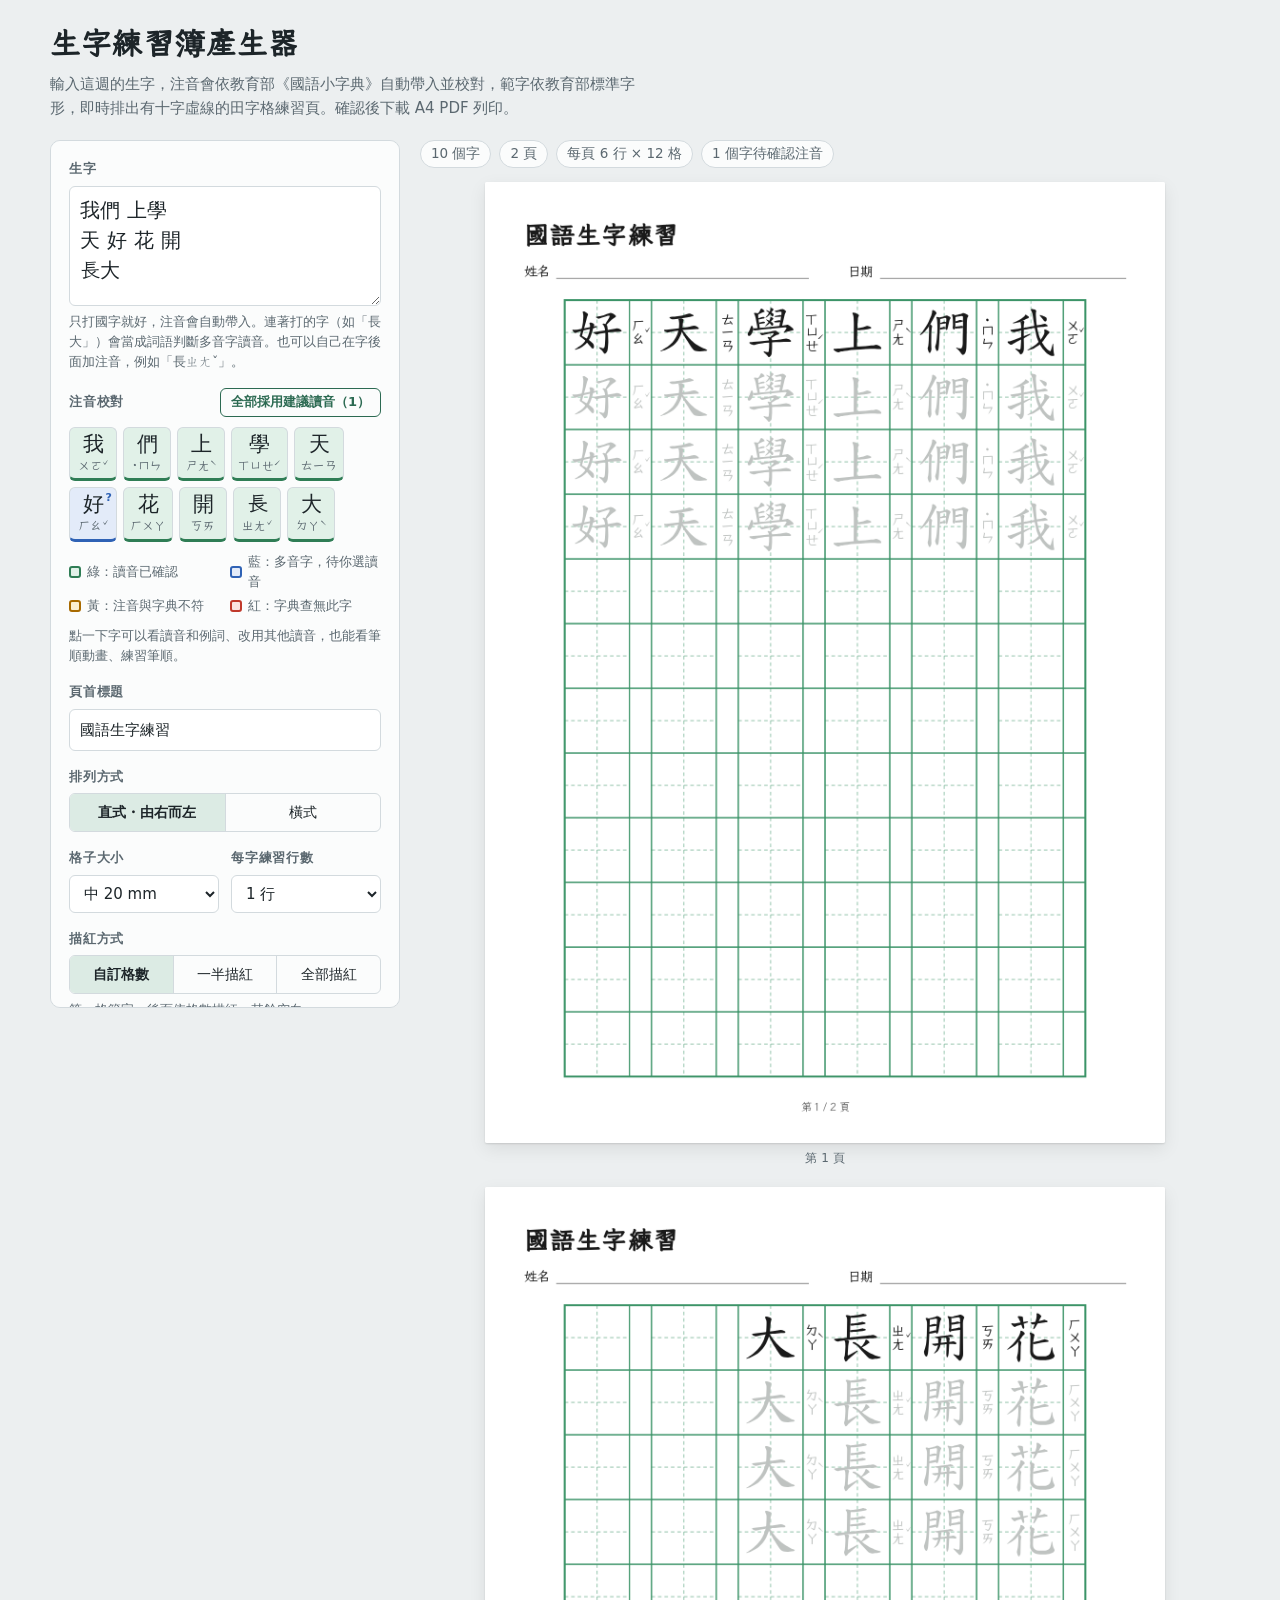
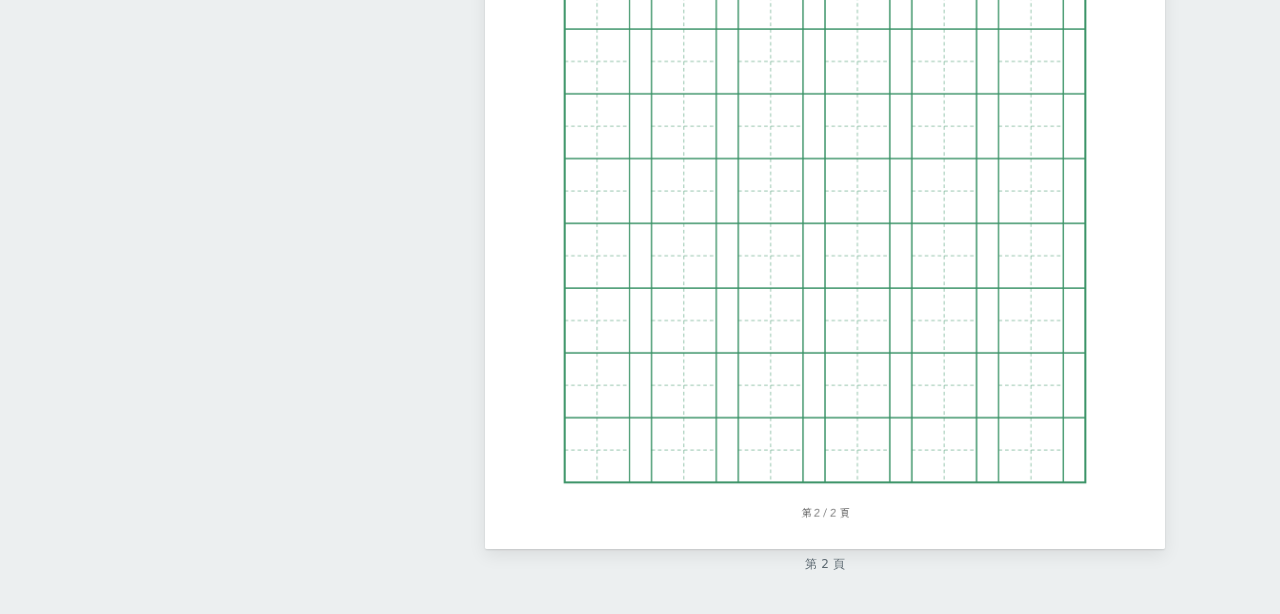
<file: docs/index.html>
<!doctype html>
<html lang="zh-Hant">
<head>
<meta charset="utf-8">
<meta name="viewport" content="width=device-width,initial-scale=1,viewport-fit=cover">
<title>生字練習簿產生器</title>
<meta name="theme-color" content="#2c6a52">
<meta name="description" content="輸入生字即自動校對注音並標出教育部標準筆順，產生田字格生字練習簿，可下載 PDF 列印。">
<link rel="manifest" href="manifest.webmanifest">
<link rel="icon" href="icons/icon-192.png">
<link rel="apple-touch-icon" href="icons/apple-touch-icon.png">
<meta name="apple-mobile-web-app-capable" content="yes">
<meta name="apple-mobile-web-app-title" content="生字練習簿">
<style>:root{color-scheme:light;padding-top:env(safe-area-inset-top,0px);padding-bottom:env(safe-area-inset-bottom,0px)}body{margin:0;font:14px system-ui,sans-serif}img{max-width:100%}[hidden]{display:none!important}</style>
<style>
@font-face{font-family:"LXGW WenKai TC";font-weight:400;src:url([data-uri]) format("woff2");unicode-range:U+9577}
@font-face{font-family:"LXGW WenKai TC";font-weight:400;src:url([data-uri]) format("woff2");unicode-range:U+570b}
@font-face{font-family:"LXGW WenKai TC";font-weight:400;src:url([data-uri]) format("woff2");unicode-range:U+8a9e}
@font-face{font-family:"LXGW WenKai TC";font-weight:400;src:url([data-uri]) format("woff2");unicode-range:U+59d3}
@font-face{font-family:"LXGW WenKai TC";font-weight:400;src:url([data-uri]) format("woff2");unicode-range:U+5668}
@font-face{font-family:"LXGW WenKai TC";font-weight:400;src:url([data-uri]) format("woff2");unicode-range:U+5b57,U+671f,U+7b2c}
@font-face{font-family:"LXGW WenKai TC";font-weight:400;src:url([data-uri]) format("woff2");unicode-range:U+540d,U+5bb6,U+751f}
@font-face{font-family:"LXGW WenKai TC";font-weight:400;src:url([data-uri]) format("woff2");unicode-range:U+20,U+2f,U+30,U+31,U+32,U+33,U+34,U+35,U+36,U+37,U+38,U+39,U+65e5}
@font-face{font-family:"LXGW WenKai TC";font-weight:400;src:url([data-uri]) format("woff2");unicode-range:U+9801}
@font-face{font-family:"LXGW WenKai TC";font-weight:400;src:url([data-uri]) format("woff2");unicode-range:U+7fd2}
@font-face{font-family:"LXGW WenKai TC";font-weight:400;src:url([data-uri]) format("woff2");unicode-range:U+7df4}
@font-face{font-family:"LXGW WenKai TC";font-weight:400;src:url([data-uri]) format("woff2");unicode-range:U+7c3d}
@font-face{font-family:"LXGW WenKai TC";font-weight:400;src:url([data-uri]) format("woff2");unicode-range:U+7522}
@font-face{font-family:"LXGW WenKai TC";font-weight:400;src:url([data-uri]) format("woff2");unicode-range:U+3127,U+3128,U+3129}
@font-face{font-family:"LXGW WenKai TC";font-weight:400;src:url([data-uri]) format("woff2");unicode-range:U+3105,U+3106,U+3107,U+3108,U+3109,U+310a,U+310b,U+310c,U+310d,U+310e,U+310f,U+3110,U+3111,U+3112,U+3113,U+3114,U+3115,U+3116,U+3117,U+3118,U+3119,U+311a,U+311b,U+311c,U+311d,U+311e,U+311f,U+3120,U+3121,U+3122,U+3123,U+3124,U+3125,U+3126}
@font-face{font-family:"LXGW WenKai TC";font-weight:400;src:url([data-uri]) format("woff2");unicode-range:U+2c7,U+2ca,U+2cb,U+2d9}
</style>
</head>
<body>
<style>
/* Layout: sticky settings panel on the left, stack of A4 page previews on the right; stacks to one column on phones */
:root {
  --bg: #eceff0;
  --panel: #fbfcfc;
  --ink: #1d2529;
  --muted: #5b6870;
  --line: #d3dade;
  --field: #ffffff;
  --accent: #2c6a52;
  --accent-ink: #ffffff;
  --accent-soft: #dcebe4;
  --warn: #9a4b1c;
  --ok: #2f7d55; --ok-soft: #e1f1e8;
  --poly: #2f62b5; --poly-soft: #e3ebf9;
  --mis: #a86a00; --mis-soft: #fbefd2;
  --bad: #c0392b; --bad-soft: #fbe3e0;
  --font-display: "LXGW WenKai TC", "BiauKai", "DFKai-SB", "KaiTi", serif;
  --font-body: "Noto Sans TC", "PingFang TC", "Microsoft JhengHei", system-ui, sans-serif;
}
@media (prefers-color-scheme: dark) {
  :root:not([data-theme="light"]) {
    --bg: #12171a; --panel: #1b2226; --ink: #e3e9ec; --muted: #9aa8b0; --line: #313b41;
    --field: #141a1d; --accent: #7cc3a3; --accent-ink: #0d1a14; --accent-soft: #23362e; --warn: #e3a172;
    --ok: #6cc596; --ok-soft: #1d3428; --poly: #84aaf0; --poly-soft: #1e2a40;
    --mis: #e8b44c; --mis-soft: #3a2f17; --bad: #f08a7e; --bad-soft: #3d2220;
    color-scheme: dark;
  }
}
:root[data-theme="dark"] {
  --bg: #12171a; --panel: #1b2226; --ink: #e3e9ec; --muted: #9aa8b0; --line: #313b41;
  --field: #141a1d; --accent: #7cc3a3; --accent-ink: #0d1a14; --accent-soft: #23362e; --warn: #e3a172;
  --ok: #6cc596; --ok-soft: #1d3428; --poly: #84aaf0; --poly-soft: #1e2a40;
  --mis: #e8b44c; --mis-soft: #3a2f17; --bad: #f08a7e; --bad-soft: #3d2220;
  color-scheme: dark;
}
* { box-sizing: border-box; }
body {
  background: var(--bg); color: var(--ink); font-family: var(--font-body); font-size: 15px; line-height: 1.6;
  padding-left: max(16px, env(safe-area-inset-left, 0px));
  padding-right: max(16px, env(safe-area-inset-right, 0px));
  padding-block: 20px 40px;
}
a { color: var(--accent); }
.wrap { max-width: 1180px; margin: 0 auto; display: flex; flex-direction: column; gap: 20px; }
header h1 { font-family: var(--font-display); font-size: 30px; font-weight: 700; margin: 0; letter-spacing: 0.04em; text-wrap: balance; }
header p { margin: 4px 0 0; color: var(--muted); max-width: 62ch; }
.layout { display: grid; grid-template-columns: 1fr; gap: 20px; align-items: start; }
@media (min-width: 900px) {
  .layout { grid-template-columns: 350px minmax(0, 1fr); }
  .panel { position: sticky; top: calc(env(safe-area-inset-top, 0px) + 16px); max-height: calc(100vh - 32px); overflow-y: auto; }
}
.panel { background: var(--panel); border: 1px solid var(--line); border-radius: 10px; padding: 18px; display: flex; flex-direction: column; gap: 16px; min-width: 0; }
.field { display: flex; flex-direction: column; gap: 6px; min-width: 0; }
.label { font-size: 13px; font-weight: 700; color: var(--muted); letter-spacing: 0.06em; }
.label-row { display: flex; justify-content: space-between; align-items: baseline; gap: 8px; }
.hint { font-size: 12.5px; color: var(--muted); margin: 0; }
textarea, input[type="text"], input[type="number"], select {
  font: inherit; color: var(--ink); background: var(--field); border: 1px solid var(--line); border-radius: 6px; padding: 8px 10px; width: 100%;
}
textarea { font-family: var(--font-display); font-size: 20px; line-height: 1.5; min-height: 120px; resize: vertical; }
textarea:focus-visible, input:focus-visible, select:focus-visible, button:focus-visible, .seg label:focus-within { outline: 2px solid var(--accent); outline-offset: 2px; }
.row2 { display: grid; grid-template-columns: 1fr 1fr; gap: 12px; }
.seg { display: flex; border: 1px solid var(--line); border-radius: 6px; overflow: hidden; }
.seg label { flex: 1; text-align: center; padding: 7px 4px; cursor: pointer; font-size: 14px; display: flex; align-items: center; justify-content: center; gap: 6px; }
.seg label + label { border-left: 1px solid var(--line); }
.seg input { position: absolute; opacity: 0; pointer-events: none; }
.seg label:has(input:checked) { background: var(--accent-soft); color: var(--ink); font-weight: 700; }
.dot { width: 11px; height: 11px; border-radius: 50%; display: inline-block; }
.check { display: flex; align-items: center; gap: 8px; cursor: pointer; font-size: 14px; }
.check input { width: 17px; height: 17px; accent-color: var(--accent); }
.btn {
  font: inherit; font-weight: 700; background: var(--accent); color: var(--accent-ink); border: 0; border-radius: 8px; padding: 11px 14px; cursor: pointer; font-size: 15px;
}
.btn:disabled { opacity: 0.55; cursor: progress; }
.actions { display: flex; gap: 10px; }
.actions .btn { flex: 1; }
.btn-alt { background: transparent; color: var(--accent); border: 1.5px solid var(--accent); }
#print-root { display: none; }
@media print {
  @page { size: A4; margin: 0; }
  :root, body { padding: 0 !important; margin: 0 !important; background: #ffffff !important; }
  body > :not(#print-root) { display: none !important; }
  #print-root { display: block; -webkit-print-color-adjust: exact; print-color-adjust: exact; }
  /* 每張圖就是一整頁 A4；瀏覽器若不採用零邊界，就等比縮小放進可列印範圍，不會把一頁切成兩頁 */
  #print-root img { display: block; width: 210mm; height: 297mm; max-width: 100%; max-height: 100vh; object-fit: contain; margin: 0 auto; break-inside: avoid; }
  #print-root img:not(:last-child) { break-after: page; }
}
.btn-line { font: inherit; font-size: 13px; font-weight: 700; color: var(--accent); background: transparent; border: 1px solid var(--accent); border-radius: 6px; padding: 3px 10px; cursor: pointer; }
#dlmsg { font-size: 13px; margin: 0; min-height: 1.2em; color: var(--muted); }
#dlmsg.err { color: var(--warn); }

.s-ok { --st: var(--ok); --st-soft: var(--ok-soft); }
.s-poly { --st: var(--poly); --st-soft: var(--poly-soft); }
.s-mis { --st: var(--mis); --st-soft: var(--mis-soft); }
.s-bad { --st: var(--bad); --st-soft: var(--bad-soft); }
.checkbox-area { display: flex; flex-direction: column; gap: 10px; }
.zchips { display: flex; flex-wrap: wrap; gap: 6px; }
.zc {
  position: relative; display: inline-flex; flex-direction: column; align-items: center; min-width: 48px; padding: 4px 6px 3px;
  background: var(--st-soft); color: var(--ink); border: 1px solid var(--line); border-bottom: 3px solid var(--st); border-radius: 6px; cursor: pointer; font: inherit;
}
.zc b { font-family: var(--font-display); font-size: 21px; font-weight: 400; line-height: 1.2; }
.zc small { font-family: var(--font-display); font-size: 11.5px; color: var(--muted); min-height: 1.2em; }
.zc i { position: absolute; top: 1px; right: 4px; font-style: normal; font-size: 11px; font-weight: 700; color: var(--st); }
.zc[aria-pressed="true"] { outline: 2px solid var(--st); outline-offset: 1px; }
.legend { display: grid; grid-template-columns: 1fr 1fr; gap: 4px 10px; font-size: 12.5px; color: var(--muted); }
.legend span { display: flex; align-items: center; gap: 6px; }
.sw { width: 12px; height: 12px; border-radius: 3px; background: var(--st-soft); border: 2px solid var(--st); flex: none; }
.detail { border: 1px solid var(--line); border-left: 4px solid var(--st); border-radius: 6px; padding: 10px 12px; display: flex; flex-direction: column; gap: 8px; background: var(--field); }
.detail-head { display: flex; align-items: center; gap: 10px; }
.detail-head b { font-family: var(--font-display); font-size: 34px; font-weight: 400; line-height: 1; }
.detail-head strong { color: var(--st); font-size: 14px; }
.detail p { margin: 0; font-size: 13.5px; }
.readings { display: flex; flex-direction: column; gap: 6px; }
.rd { display: flex; align-items: baseline; gap: 10px; text-align: left; font: inherit; font-size: 13px; color: var(--ink); background: transparent; border: 1px solid var(--line); border-radius: 6px; padding: 6px 10px; cursor: pointer; }
.rd span:first-child { font-family: var(--font-display); font-size: 17px; min-width: 4.5em; }
.rd span:last-child { color: var(--muted); }
.rd.on { border-color: var(--st); background: var(--st-soft); font-weight: 700; }
.credit { font-size: 11.5px; color: var(--muted); margin: 0; }

.notice { margin: 0; padding: 10px 12px; border-radius: 8px; background: var(--mis-soft); color: var(--ink); font-size: 14px; border: 1px solid var(--line); }
.notice.err { background: var(--bad-soft); border-color: var(--bad); }
.tabs { display: flex; gap: 6px; position: sticky; top: env(safe-area-inset-top, 0px); z-index: 5; background: var(--bg); padding-block: 8px; margin-block: -8px; }
.tabs button { flex: 1; font: inherit; font-size: 15px; font-weight: 700; color: var(--muted); background: var(--panel); border: 1px solid var(--line); border-radius: 8px; padding: 9px 8px; cursor: pointer; }
.tabs button[aria-pressed="true"] { color: var(--accent-ink); background: var(--accent); border-color: var(--accent); }
body::before { content: ""; position: fixed; inset: 0 0 auto; height: env(safe-area-inset-top, 0px); z-index: 10; background: var(--bg); }
@media (max-width: 899px) {
  .layout[data-view="panel"] .preview { display: none; }
  .layout[data-view="preview"] .panel { display: none; }
}
@media (min-width: 900px) { .tabs { display: none; } }
.preview { display: flex; flex-direction: column; gap: 14px; min-width: 0; }
.status { display: flex; flex-wrap: wrap; gap: 8px; align-items: center; font-size: 13.5px; color: var(--muted); }
.chip { background: var(--panel); border: 1px solid var(--line); border-radius: 999px; padding: 2px 10px; font-variant-numeric: tabular-nums; }
#pages { display: flex; flex-direction: column; gap: 18px; align-items: center; }
.sheet { width: 100%; max-width: 680px; display: flex; flex-direction: column; gap: 6px; }
.sheet canvas { width: 100%; height: auto; display: block; background: #ffffff; border-radius: 2px; box-shadow: 0 1px 2px rgba(0,0,0,0.12), 0 6px 18px rgba(0,0,0,0.08); }
.sheet span { font-size: 12px; color: var(--muted); text-align: center; font-variant-numeric: tabular-nums; }

/* 筆順動畫與練習視窗：格子固定白底（像紙），手機上幾乎滿版 */
dialog.practice { border: 0; border-radius: 12px; padding: 14px 16px 16px; background: var(--panel); color: var(--ink); width: min(440px, calc(100vw - 20px)); max-height: calc(100dvh - 20px); overflow-y: auto; }
dialog.practice::backdrop { background: rgba(0, 0, 0, 0.45); }
.pr-head { display: flex; align-items: center; gap: 10px; }
.pr-head b { font-family: var(--font-display); font-size: 32px; font-weight: 400; line-height: 1; }
.pr-head span { flex: 1; color: var(--muted); font-size: 14px; }
.pr-close { font: inherit; font-size: 26px; line-height: 1; width: 40px; height: 40px; color: var(--muted); background: transparent; border: 0; cursor: pointer; }
.pr-board { position: relative; width: 100%; max-width: 400px; aspect-ratio: 1; margin: 8px auto; }
.pr-board canvas { display: block; width: 100%; height: 100%; background: #ffffff; border-radius: 6px; touch-action: none; cursor: crosshair; }
.pr-done { display: flex; flex-direction: column; align-items: center; gap: 2px; margin-bottom: 8px; padding: 8px 12px; text-align: center; background: var(--ok-soft); border-radius: 8px; }
.pr-done .stars { font-size: 34px; line-height: 1.1; letter-spacing: 6px; color: #e8a317; animation: pr-pop 0.6s ease-out both; }
.pr-done strong { font-family: var(--font-display); font-size: 24px; color: var(--ok); }
.pr-done span { font-size: 14px; color: var(--muted); }
@keyframes pr-pop { from { transform: scale(0.3); opacity: 0; } 70% { transform: scale(1.15); } to { transform: scale(1); opacity: 1; } }
@media (prefers-reduced-motion: reduce) { .pr-done .stars { animation: none; } }
.pr-msg { margin: 0 0 8px; min-height: 3.2em; font-size: 15px; text-align: center; }
.pr-msg.err { color: var(--bad); font-weight: 700; }
.pr-msg.ok { color: var(--ok); font-weight: 700; }
.pr-actions { display: flex; gap: 8px; margin-top: 10px; }
.pr-actions .btn { flex: 1; padding: 10px 6px; font-size: 14px; }
</style>

<div class="wrap">
  <header>
    <h1>生字練習簿產生器</h1>
    <p>輸入這週的生字，注音會依教育部《國語小字典》自動帶入並校對，範字依教育部標準字形，即時排出有十字虛線的田字格練習頁。確認後下載 A4 PDF 列印。</p>
  </header>

  <p class="notice" id="notice">正在載入…如果這段文字一直沒有消失，代表目前的開啟方式沒有執行頁面程式（例如手機或 App 內的檔案預覽）。請把檔案存到電腦，用 Chrome、Edge 或 Safari 開啟。</p>
  <script>
    window.addEventListener('error', e => showProblem(e.message || String(e.error)));
    window.addEventListener('unhandledrejection', e => showProblem(e.reason && e.reason.message || String(e.reason)));
    function showProblem(msg) {
      var n = document.getElementById('notice');
      n.hidden = false;
      n.className = 'notice err';
      n.textContent = '頁面發生錯誤，預覽可能無法顯示。請截圖這段訊息給我：' + msg + '（' + navigator.userAgent + '）';
    }
  </script>

  <nav class="tabs" id="tabs" aria-label="切換畫面">
    <button type="button" data-view="panel" aria-pressed="true">設定</button>
    <button type="button" data-view="preview" aria-pressed="false" id="tab-preview">預覽</button>
  </nav>

  <div class="layout" id="layout" data-view="panel">
    <aside class="panel">
      <div class="field">
        <label class="label" for="chars">生字</label>
        <textarea id="chars" spellcheck="false"></textarea>
        <p class="hint">只打國字就好，注音會自動帶入。連著打的字（如「長大」）會當成詞語判斷多音字讀音。也可以自己在字後面加注音，例如「長ㄓㄤˇ」。</p>
      </div>

      <div class="field checkbox-area" id="check-area">
        <div class="label-row">
          <span class="label">注音校對</span>
          <button class="btn-line" id="apply-all" type="button" hidden></button>
        </div>
        <div class="zchips" id="zchips"></div>
        <div class="detail" id="detail" hidden></div>
        <div class="legend">
          <span class="s-ok"><i class="sw"></i>綠：讀音已確認</span>
          <span class="s-poly"><i class="sw"></i>藍：多音字，待你選讀音</span>
          <span class="s-mis"><i class="sw"></i>黃：注音與字典不符</span>
          <span class="s-bad"><i class="sw"></i>紅：字典查無此字</span>
        </div>
        <p class="hint" id="dict-msg">點一下字可以看讀音和例詞，並改用其他讀音。</p>
      </div>

      <div class="field">
        <label class="label" for="title">頁首標題</label>
        <input id="title" type="text" value="國語生字練習">
      </div>

      <div class="field">
        <span class="label">排列方式</span>
        <div class="seg">
          <label><input type="radio" name="dir" value="v" id="dir-v" checked>直式・由右而左</label>
          <label><input type="radio" name="dir" value="h" id="dir-h">橫式</label>
        </div>
      </div>

      <div class="row2">
        <div class="field">
          <label class="label" for="size">格子大小</label>
          <select id="size">
            <option value="24">大 24 mm</option>
            <option value="20" selected>中 20 mm</option>
            <option value="16">小 16 mm</option>
          </select>
        </div>
        <div class="field">
          <label class="label" for="repeat">每字練習行數</label>
          <select id="repeat">
            <option value="1" selected>1 行</option>
            <option value="2">2 行</option>
            <option value="3">3 行</option>
          </select>
        </div>
      </div>

      <div class="field">
        <span class="label">描紅方式</span>
        <div class="seg">
          <label><input type="radio" name="tmode" value="custom" id="t-custom" checked>自訂格數</label>
          <label><input type="radio" name="tmode" value="half" id="t-half">一半描紅</label>
          <label><input type="radio" name="tmode" value="all" id="t-all">全部描紅</label>
        </div>
        <p class="hint" id="tmode-hint"></p>
      </div>

      <div class="field" id="stroke-field" hidden>
        <span class="label">筆順</span>
        <div class="seg">
          <label><input type="radio" name="stroke" value="none" id="k-none">不顯示</label>
          <label><input type="radio" name="stroke" value="num" id="k-num">標序號</label>
          <label><input type="radio" name="stroke" value="grid" id="k-grid">分解格</label>
          <label><input type="radio" name="stroke" value="both" id="k-both" checked>兩者</label>
        </div>
        <p class="hint" id="stroke-hint"></p>
      </div>

      <div class="row2">
        <div class="field" id="trace-field">
          <label class="label" for="trace">描紅格數</label>
          <input id="trace" type="number" min="0" max="12" value="3">
        </div>
        <div class="field">
          <span class="label">注音欄</span>
          <label class="check"><input type="checkbox" id="zhuyin" checked>附注音欄</label>
        </div>
      </div>

      <div class="field">
        <span class="label">格線顏色</span>
        <div class="seg">
          <label><input type="radio" name="color" value="green" id="c-green" checked><span class="dot" style="background:#3c9468"></span>綠</label>
          <label><input type="radio" name="color" value="red" id="c-red"><span class="dot" style="background:#cf5d55"></span>紅</label>
          <label><input type="radio" name="color" value="gray" id="c-gray"><span class="dot" style="background:#8a8f8c"></span>灰</label>
        </div>
      </div>

      <div class="actions">
        <button class="btn" id="pdf" type="button">下載 PDF（A4）</button>
        <button class="btn btn-alt" id="print" type="button" hidden>直接列印</button>
      </div>
      <p id="dlmsg" role="status"></p>
      <p class="credit">注音與例詞資料：教育部《國語小字典》開放資料（2026-09-29 版），依 <a href="https://language.moe.gov.tw/001/Upload/Files/site_content/M0001/respub/index.html" target="_blank" rel="noopener">CC BY-ND 3.0 TW</a> 授權使用。筆順資料：g0v <a href="https://github.com/g0v/zh-stroke-data" target="_blank" rel="noopener">zh-stroke-data</a>，取自教育部常用國字標準字體筆順學習網（CC0）。</p>
      <p class="hint" id="offline-msg" hidden></p>
    </aside>

    <section class="preview">
      <div class="status" id="status"></div>
      <div id="pages"></div>
    </section>
  </div>
</div>

<div id="print-root"></div>

<dialog class="practice" id="practice" aria-labelledby="pr-char">
  <div class="pr-head">
    <b id="pr-char"></b><span id="pr-info"></span>
    <button class="pr-close" id="pr-close" type="button" aria-label="關閉">×</button>
  </div>
  <div class="pr-board">
    <canvas id="pr-canvas" aria-label="筆順練習格：用手指或滑鼠依筆順一筆一筆寫"></canvas>
  </div>
  <div class="pr-done" id="pr-done" role="status" hidden><div class="stars" id="pr-stars"></div><strong id="pr-praise"></strong><span id="pr-sub"></span></div>
  <p class="pr-msg" id="pr-msg" role="status" aria-live="polite"></p>
  <label class="check"><input type="checkbox" id="pr-guide" checked>顯示淡色範字</label>
  <div class="pr-actions">
    <button class="btn btn-alt" id="pr-demo" type="button">看動畫</button>
    <button class="btn btn-alt" id="pr-again" type="button">重新練習</button>
    <button class="btn" id="pr-next" type="button">下一個字</button>
  </div>
</dialog>

<script src="vendor/jspdf.umd.min.js"></script>
<script>
const $ = id => document.getElementById(id);
const PAGE = { w: 210, h: 297, m: 12, head: 24, foot: 8 };
const GRID_COLORS = { green: '#3c9468', red: '#cf5d55', gray: '#8a8f8c' };
const MODEL_INK = '#1a1a1a';
const TRACE_INK = '#bfc3c1';
const KAI = '"LXGW WenKai TC","BiauKai","DFKai-SB","KaiTi",serif';
const SAMPLE = '我們 上學\n天 好 花 開\n長大';
const STORE_KEY = 'shengzi-v1';
const LOOKUP_URL = 'https://dict.concised.moe.edu.tw/search.jsp?md=1&word=';
const ORDER_INK = '#d0342c';
const DONE_INK = '#a6a6a6';
const NUM_FONT = '"Noto Sans TC",Arial,sans-serif';
const SHARDS = 200;
const GLYPH = 0.86;
// 筆順功能開關：false 時隱藏筆順設定，輸出不標序號、不加分解格（範字仍照標準字形畫）
const STROKE_ORDER = false;
// 筆順動畫與練習開關：與 STROKE_ORDER 各自獨立，共用同一份筆順資料
const STROKE_PRACTICE = true;

const DICT_ZIP = 'data/dict_mini_2019_20260929.zip';
const OFFLINE = !!document.getElementById('data-dict-zip');

async function unzip(bytes, want) {
  const dv = new DataView(bytes.buffer, bytes.byteOffset, bytes.byteLength);
  let end = bytes.length - 22;
  while (end >= 0 && dv.getUint32(end, true) !== 0x06054b50) end--;
  if (end < 0) throw new Error('zip');
  const out = new Map();
  const dec = new TextDecoder();
  let p = dv.getUint32(end + 16, true);
  for (let i = dv.getUint16(end + 10, true); i > 0; i--) {
    const method = dv.getUint16(p + 10, true);
    const size = dv.getUint32(p + 20, true);
    const nameLen = dv.getUint16(p + 28, true);
    const local = dv.getUint32(p + 42, true);
    const name = dec.decode(bytes.subarray(p + 46, p + 46 + nameLen));
    p += 46 + nameLen + dv.getUint16(p + 30, true) + dv.getUint16(p + 32, true);
    if (!want(name)) continue;
    const start = local + 30 + dv.getUint16(local + 26, true) + dv.getUint16(local + 28, true);
    const data = bytes.subarray(start, start + size);
    out.set(name, method === 0 ? data
      : new Uint8Array(await new Response(new Blob([data]).stream().pipeThrough(new DecompressionStream('deflate-raw'))).arrayBuffer()));
  }
  return out;
}

async function readSheet(xlsx) {
  const files = await unzip(xlsx, n => n === 'xl/sharedStrings.xml' || n === 'xl/worksheets/sheet1.xml');
  const xml = n => new DOMParser().parseFromString(new TextDecoder().decode(files.get(n)), 'application/xml');
  const shared = [...xml('xl/sharedStrings.xml').getElementsByTagName('si')].map(si => si.textContent);
  const rows = [];
  for (const row of xml('xl/worksheets/sheet1.xml').getElementsByTagName('row')) {
    const r = {};
    for (const c of row.getElementsByTagName('c')) {
      const v = c.getElementsByTagName('v')[0];
      const text = c.getAttribute('t') === 's' ? shared[Number(v.textContent)] : c.textContent;
      r[c.getAttribute('r').replace(/\d+/g, '')] = text;
    }
    rows.push(r);
  }
  return rows.slice(1);
}

async function loadDict() {
  const e = document.getElementById('data-dict-zip');
  const bytes = e
    ? Uint8Array.from(atob(e.textContent.trim()), c => c.charCodeAt(0))
    : new Uint8Array(await (await fetch(DICT_ZIP).then(r => { if (!r.ok) throw new Error(r.status); return r; })).arrayBuffer());
  const outer = await unzip(bytes, n => n.endsWith('.xlsx'));
  return buildDict(await readSheet([...outer.values()][0]));
}

async function getJSON(id, url) {
  const e = document.getElementById(id);
  if (e) return JSON.parse(e.textContent);
  if (OFFLINE) return {};
  const r = await fetch(url);
  if (!r.ok) throw new Error(r.status);
  return r.json();
}

const shardData = new Map();
const shardPending = new Map();
let strokeFailed = false;
let strokeWait = null;
const pathCache = new Map();

function strokeOf(ch) {
  const d = shardData.get(ch.codePointAt(0) % SHARDS);
  return d ? (d[ch] || null) : undefined;
}

function loadStrokes(chars) {
  const ids = [...new Set(chars.map(c => c.codePointAt(0) % SHARDS))].filter(i => !shardData.has(i));
  return Promise.all(ids.map(i => {
    if (!shardPending.has(i)) {
      shardPending.set(i, getJSON('data-s' + i, `strokes/s${i}.json`)
        .then(j => { shardData.set(i, j); })
        .catch(() => { shardData.set(i, {}); strokeFailed = true; }));
    }
    return shardPending.get(i);
  }));
}

function path(d) {
  let p = pathCache.get(d);
  if (!p) { p = new Path2D(d); pathCache.set(d, p); }
  return p;
}

function drawStrokes(ctx, strokes, x, y, size, upto, ink, curInk) {
  const pad = size * (1 - GLYPH) / 2;
  const k = size * GLYPH / 1024;
  ctx.save();
  ctx.translate(x + pad, y + pad);
  ctx.scale(k, k);
  for (let i = 0; i < upto; i++) {
    ctx.fillStyle = curInk && i === upto - 1 ? curInk : ink;
    ctx.fill(path(strokes[i][0]));
  }
  ctx.restore();
}

function drawOrder(ctx, strokes, x, y, size) {
  const pad = size * (1 - GLYPH) / 2;
  const k = size * GLYPH / 1024;
  const fs = Math.max(size * 0.11, 1.8);
  ctx.font = `700 ${fs}px ${NUM_FONT}`;
  ctx.textAlign = 'center';
  ctx.textBaseline = 'middle';
  ctx.lineJoin = 'round';
  const placed = [];
  strokes.forEach(([, sx, sy], i) => {
    let px = x + pad + sx * k - fs * 0.35;
    const py = y + pad + sy * k - fs * 0.35;
    for (let t = 0; t < 4 && placed.some(([qx, qy]) => Math.hypot(qx - px, qy - py) < fs * 0.85); t++) px += fs * 0.85;
    placed.push([px, py]);
    ctx.lineWidth = fs * 0.32;
    ctx.strokeStyle = '#ffffff';
    ctx.strokeText(String(i + 1), px, py);
    ctx.fillStyle = ORDER_INK;
    ctx.fillText(String(i + 1), px, py);
  });
}

// #logic-start
const HAN = /[㐀-鿿豈-﫿]/;
const ZY = /[ㄅ-ㄯㆠ-ㆿˊˇˋ˙ˉ]/;
const TONES = 'ˊˇˋ';

function normZy(zy) {
  const s = [...zy.replace(/ˉ/g, '')];
  const tone = s.find(c => TONES.includes(c)) || '';
  const base = s.filter(c => !TONES.includes(c) && c !== '˙').join('');
  return base ? (s.includes('˙') ? '˙' : '') + base + tone : '';
}

function parse(text) {
  const items = [];
  let cur = null;
  for (let i = 0; i < text.length; i++) {
    const ch = text[i];
    if (HAN.test(ch)) { cur = { ch, pos: i, typed: '', zs: i + 1, ze: i + 1 }; items.push(cur); }
    else if (ZY.test(ch) && cur) { if (!cur.typed) cur.zs = i; cur.typed += ch; cur.ze = i + 1; }
  }
  return items;
}

function dictTokens(text) {
  return (text || '').split('&&').filter(Boolean).map(seg =>
    HAN.test(seg[0]) && /[ㄅ-ㄯ˙]/.test(seg[1] || '') ? [seg[0], normZy(seg.slice(1))] : [null, seg]);
}

function buildDict(rows) {
  const readings = new Map();
  const freq = new Map();
  const bigram = new Map();
  const bump = (m, k) => m.set(k, (m.get(k) || 0) + 1);
  for (const { A: ch, E: rawZy, F: expl } of rows) {
    if (!ch || !rawZy) continue;
    const zy = normZy(rawZy);
    const seq = dictTokens(expl);
    const plain = seq.map(([c, seg]) => c || seg).join('');
    const examples = [];
    for (const m of plain.matchAll(/「(.*?)」/g)) {
      const q = m[1].replace(/^[。，！？、 ]+|[。，！？、 ]+$/g, '');
      const n = [...q].length;
      if (q.includes(ch) && n > 1 && n <= 6 && !examples.includes(q)) examples.push(q);
      if (examples.length === 2) break;
    }
    if (!readings.has(ch)) readings.set(ch, new Map());
    if (!readings.get(ch).has(zy)) readings.get(ch).set(zy, examples);
    seq.forEach(([c, z], i) => {
      if (!c) return;
      bump(freq, c + z);
      const next = seq[i + 1];
      if (!next || !next[0]) return;
      const word = c + next[0];
      if (!bigram.has(word)) bigram.set(word, new Map());
      bump(bigram.get(word), '0' + z);
      bump(bigram.get(word), '1' + next[1]);
    });
  }

  const ordered = new Map();
  for (const [ch, r] of readings) {
    const zs = [...r.keys()].sort((x, y) => (freq.get(ch + y) || 0) - (freq.get(ch + x) || 0));
    ordered.set(ch, zs.map(zy => ({ zy, ex: r.get(zy).join('、') })));
  }
  const ctx = new Map();
  for (const [word, cnt] of bigram) {
    for (const pos of [0, 1]) {
      const c = word[pos];
      const rs = readings.get(c);
      if (!rs || rs.size < 2) continue;
      const votes = [...cnt].filter(([k]) => k[0] === String(pos) && rs.has(k.slice(1)))
        .map(([k, n]) => [n, k.slice(1)]).sort((x, y) => y[0] - x[0]);
      if (votes.length && (votes.length === 1 || votes[0][0] >= 2 * votes[1][0])) {
        if (!ctx.has(c)) ctx.set(c, new Map());
        ctx.get(c).set(word, votes[0][1]);
      }
    }
  }
  return {
    readings: ch => ordered.get(ch) || null,
    ctxReading: (ch, word) => ctx.get(ch)?.get(word) || null,
  };
}

function resolve(items, dict) {
  return items.map((it, i) => {
    const typed = normZy(it.typed);
    const base = { ...it, typedNorm: typed, readings: null, use: typed, status: 'none', note: '', suggest: '' };
    if (!dict) return base;
    const rs = dict.readings(it.ch);
    if (!rs) return { ...base, status: 'bad', note: '《國語小字典》查無此字，可能是簡體字、異體字或錯字。' };
    base.readings = rs;
    if (typed && rs.some(r => r.zy === typed)) return { ...base, status: 'ok', note: '注音與字典相符。' };

    let pick = null, word = '';
    if (rs.length > 1) {
      const next = items[i + 1], prev = items[i - 1];
      const words = [];
      if (next && next.pos === it.pos + 1) words.push(it.ch + next.ch);
      if (prev && prev.pos === it.pos - 1) words.push(prev.ch + it.ch);
      for (const w of words) { pick = dict.ctxReading(it.ch, w); if (pick) { word = w; break; } }
    }
    const suggest = pick || rs[0].zy;
    const why = pick ? `依詞語「${word}」判讀為 ${suggest}` : `先用最常見的讀音 ${suggest}`;

    if (typed) return { ...base, status: 'mis', suggest, note: `你輸入的「${typed}」不是字典裡的讀音。建議：${suggest}。` };
    if (rs.length === 1) return { ...base, status: 'ok', use: suggest, note: '只有一個讀音，已自動帶入。' };
    if (pick) return { ...base, status: 'ok', use: suggest, note: `多音字，${why}。` };
    return { ...base, status: 'poly', use: suggest, suggest, note: `多音字，單獨一個字無法判斷，${why}。請確認是不是這個讀音。` };
  });
}

function writeZy(text, item, zy) {
  return text.slice(0, item.zs) + zy + text.slice(item.ze);
}
// #logic-end

let DICT = null;
let dictState = 'loading';
let resolved = [];
let selected = -1;

function readOpts() {
  return {
    text: $('chars').value,
    title: $('title').value.trim(),
    vertical: $('dir-v').checked,
    cell: Number($('size').value),
    trace: Math.max(0, Math.min(12, Number($('trace').value) || 0)),
    traceMode: document.querySelector('input[name="tmode"]:checked').value,
    repeat: Number($('repeat').value),
    stroke: STROKE_ORDER ? document.querySelector('input[name="stroke"]:checked').value : 'none',
    zhuyin: $('zhuyin').checked,
    color: document.querySelector('input[name="color"]:checked').value,
  };
}

function plan(o, items) {
  const strip = o.zhuyin ? o.cell * 0.34 : 0;
  const unitW = o.cell + strip;
  const areaW = PAGE.w - PAGE.m * 2;
  const areaH = PAGE.h - PAGE.m * 2 - PAGE.head - PAGE.foot;
  const g = { strip, unitW, b: 0, dH: 0, laneH: o.cell };
  const grid = o.stroke === 'grid' || o.stroke === 'both';
  const maxS = grid ? Math.max(0, ...items.map(r => strokeOf(r.ch)?.length || 0)) : 0;
  if (o.vertical) {
    if (maxS) { g.b = unitW / 3; g.dH = Math.ceil(maxS / 3) * g.b + 2; }
    g.lanes = Math.floor(areaW / unitW);
    g.len = Math.max(1, Math.floor((areaH - g.dH) / o.cell));
    g.gw = g.lanes * unitW;
    g.gh = g.dH + g.len * o.cell;
  } else {
    g.len = Math.floor(areaW / unitW);
    g.gw = g.len * unitW;
    if (maxS) { g.b = Math.min(o.cell * 0.42, g.gw / maxS); g.laneH = o.cell + g.b + 1.5; }
    g.lanes = Math.floor(areaH / g.laneH);
    g.gh = g.lanes * g.laneH;
  }
  g.x0 = PAGE.m + (areaW - g.gw) / 2;
  g.y0 = PAGE.m + PAGE.head + (areaH - g.gh) / 2;

  const lanes = [];
  for (const item of items) for (let r = 0; r < o.repeat; r++) lanes.push({ item, model: r === 0 });
  const pages = [];
  for (let i = 0; i < lanes.length; i += g.lanes) pages.push(lanes.slice(i, i + g.lanes));
  if (!pages.length) pages.push([]);
  g.pages = pages;
  g.count = items.length;
  return g;
}

function unitPos(o, g, lane, k) {
  if (o.vertical) return { x: g.x0 + g.gw - (lane + 1) * g.unitW, y: g.y0 + g.dH + k * o.cell };
  return { x: g.x0 + k * g.unitW, y: g.y0 + lane * g.laneH + g.laneH - o.cell };
}

function stepPos(o, g, lane, i) {
  if (o.vertical) return { x: g.x0 + g.gw - (lane + 1) * g.unitW + (i % 3) * g.b, y: g.y0 + Math.floor(i / 3) * g.b };
  return { x: g.x0 + i * g.b, y: g.y0 + lane * g.laneH };
}

function drawUnit(ctx, x, y, c, strip, color) {
  ctx.strokeStyle = color;
  ctx.setLineDash([]);
  ctx.lineWidth = 0.3;
  ctx.strokeRect(x, y, c, c);
  if (strip) ctx.strokeRect(x + c, y, strip, c);
  ctx.lineWidth = 0.16;
  ctx.setLineDash([1.1, 0.9]);
  ctx.beginPath();
  ctx.moveTo(x + c / 2, y); ctx.lineTo(x + c / 2, y + c);
  ctx.moveTo(x, y + c / 2); ctx.lineTo(x + c, y + c / 2);
  ctx.stroke();
  ctx.setLineDash([]);
}

function drawChar(ctx, ch, x, y, c, ink) {
  ctx.font = `${c * 0.8}px ${KAI}`;
  ctx.fillStyle = ink;
  ctx.textAlign = 'center';
  ctx.textBaseline = 'alphabetic';
  const ref = ctx.measureText('國');
  const off = (ref.actualBoundingBoxAscent - ref.actualBoundingBoxDescent) / 2;
  ctx.fillText(ch, x + c / 2, y + c / 2 + off);
}

function drawZhuyin(ctx, zy, x, y, c, strip, ink) {
  let light = false, tone = '';
  const syms = [];
  for (const z of zy) {
    if (z === '˙') light = true;
    else if (TONES.includes(z)) tone = z;
    else syms.push(z);
  }
  if (!syms.length) return;
  const n = syms.length + (light ? 0.7 : 0);
  const fs = Math.min(strip * 0.6, (c * 0.86) / n);
  const cx = x + c + strip * (tone ? 0.4 : 0.5);
  const top = y + c / 2 - (n * fs) / 2 + (light ? 0.7 * fs : 0) + fs / 2;
  ctx.fillStyle = ink;
  ctx.textAlign = 'center';
  ctx.textBaseline = 'middle';
  ctx.font = `${fs}px ${KAI}`;
  syms.forEach((z, i) => ctx.fillText(z, cx, top + i * fs));
  if (light) ctx.fillText('˙', cx, top - fs * 0.75);
  if (tone) {
    ctx.font = `${fs * 0.85}px ${KAI}`;
    const ty = syms.length > 1 ? top + (syms.length - 1.5) * fs : top - fs * 0.25;
    ctx.fillText(tone, x + c + strip * 0.82, ty);
  }
}

function drawHeader(ctx, o, pageNo, total) {
  ctx.fillStyle = MODEL_INK;
  ctx.textBaseline = 'alphabetic';
  ctx.textAlign = 'left';
  ctx.font = `700 7.5px ${KAI}`;
  ctx.fillText(o.title || '生字練習', PAGE.m, PAGE.m + 7);

  ctx.font = `4.2px ${KAI}`;
  ctx.strokeStyle = '#555';
  ctx.lineWidth = 0.2;
  const y = PAGE.m + 17;
  const fields = [['姓名', PAGE.m, 100], ['日期', 112, PAGE.w - PAGE.m]];
  for (const [label, x1, x2] of fields) {
    ctx.fillText(label, x1, y);
    const lx = x1 + ctx.measureText(label).width + 2;
    ctx.beginPath(); ctx.moveTo(lx, y + 0.8); ctx.lineTo(x2, y + 0.8); ctx.stroke();
  }

  ctx.textAlign = 'center';
  ctx.fillStyle = '#666';
  ctx.font = `3.4px ${KAI}`;
  ctx.fillText(`第 ${pageNo} / ${total} 頁`, PAGE.w / 2, PAGE.h - PAGE.m + 2);
}

function traceLimit(o, g) {
  if (o.traceMode === 'all') return g.len - 1;
  if (o.traceMode === 'half') return Math.ceil(g.len / 2) - 1;
  return o.trace;
}

function drawPage(ctx, o, g, pageIdx, s) {
  ctx.save();
  ctx.scale(s, s);
  ctx.fillStyle = '#ffffff';
  ctx.fillRect(0, 0, PAGE.w, PAGE.h);
  drawHeader(ctx, o, pageIdx + 1, g.pages.length);

  const color = GRID_COLORS[o.color];
  const lanes = g.pages[pageIdx];
  const limit = traceLimit(o, g);
  const numbers = o.stroke === 'num' || o.stroke === 'both';
  for (let lane = 0; lane < g.lanes; lane++) {
    const entry = lanes[lane];
    const strokes = entry && entry.model ? strokeOf(entry.item.ch) : null;
    for (let k = 0; k < g.len; k++) {
      const { x, y } = unitPos(o, g, lane, k);
      drawUnit(ctx, x, y, o.cell, g.strip, color);
      if (!entry || !entry.model || k > limit) continue;
      const ink = k === 0 ? MODEL_INK : TRACE_INK;
      if (strokes) drawStrokes(ctx, strokes, x, y, o.cell, strokes.length, ink);
      else drawChar(ctx, entry.item.ch, x, y, o.cell, ink);
      if (k === 0 && strokes && numbers) drawOrder(ctx, strokes, x, y, o.cell);
      if (g.strip && entry.item.use) drawZhuyin(ctx, entry.item.use, x, y, o.cell, g.strip, ink);
    }
    if (g.b && strokes) {
      strokes.forEach((_, i) => {
        const p = stepPos(o, g, lane, i);
        ctx.strokeStyle = color;
        ctx.lineWidth = 0.2;
        ctx.strokeRect(p.x, p.y, g.b, g.b);
        drawStrokes(ctx, strokes, p.x, p.y, g.b, i + 1, DONE_INK, MODEL_INK);
      });
    }
  }
  ctx.strokeStyle = color;
  ctx.lineWidth = 0.6;
  if (o.vertical) ctx.strokeRect(g.x0, g.y0 + g.dH, g.gw, g.len * o.cell);
  else for (let lane = 0; lane < g.lanes; lane++) ctx.strokeRect(g.x0, g.y0 + lane * g.laneH + g.laneH - o.cell, g.gw, o.cell);
  ctx.restore();
}

const TMODE_HINT = {
  custom: '第一格範字，後面依格數描紅，其餘空白。',
  half: '前半段是範字加描紅，後半段只有田字格。',
  all: '整行都有字，第一格範字，其餘全部描紅。',
};
const STROKE_HINT = {
  none: '範字照教育部標準字形畫，不標筆順。',
  num: '範字每一筆的起筆處標紅色序號。',
  grid: '每個字上方加一排小格，一筆一筆加上去，新加的一筆是黑色。',
  both: '範字標紅色序號，上方再加筆順分解格。',
};
const STATUS = {
  ok: { cls: 's-ok', label: '讀音已確認', mark: '' },
  poly: { cls: 's-poly', label: '多音字', mark: '?' },
  mis: { cls: 's-mis', label: '注音與字典不符', mark: '!' },
  bad: { cls: 's-bad', label: '字典查無此字', mark: '×' },
  none: { cls: '', label: '', mark: '' },
};

function el(tag, cls, text) {
  const e = document.createElement(tag);
  if (cls) e.className = cls;
  if (text != null) e.textContent = text;
  return e;
}

function renderCheck() {
  const host = $('zchips');
  host.replaceChildren();
  if (selected >= resolved.length) selected = -1;
  resolved.forEach((r, i) => {
    const st = STATUS[r.status];
    const b = el('button', 'zc ' + st.cls);
    b.type = 'button';
    b.setAttribute('aria-pressed', String(i === selected));
    b.title = st.label;
    b.append(el('b', '', r.ch), el('small', '', r.use || '—'));
    if (st.mark) b.append(el('i', '', st.mark));
    b.addEventListener('click', () => { selected = selected === i ? -1 : i; renderCheck(); });
    host.append(b);
  });

  const fixable = resolved.filter(r => r.status === 'poly' || r.status === 'mis');
  $('apply-all').hidden = !fixable.length;
  $('apply-all').textContent = `全部採用建議讀音（${fixable.length}）`;

  const msg = $('dict-msg');
  if (dictState === 'loading') msg.textContent = '字典載入中…';
  else if (dictState === 'failed') msg.textContent = '字典沒有載入，目前不會校對注音，只使用你輸入的注音。請重新整理頁面再試。';
  else if (!resolved.length) msg.textContent = '輸入生字後，這裡會列出每個字的注音校對結果。';
  else msg.textContent = STROKE_PRACTICE ? '點一下字可以看讀音和例詞、改用其他讀音，也能看筆順動畫、練習筆順。' : '點一下字可以看讀音和例詞，並改用其他讀音。';

  renderDetail();
}

function renderDetail() {
  const box = $('detail');
  const r = resolved[selected];
  if (!r || r.status === 'none') { box.hidden = true; return; }
  const st = STATUS[r.status];
  box.className = 'detail ' + st.cls;
  box.hidden = false;
  const head = el('div', 'detail-head');
  head.append(el('b', '', r.ch), el('strong', '', st.label));
  const st2 = strokeOf(r.ch);
  const strokeNote = st2 ? `筆順：共 ${st2.length} 畫。` : st2 === null ? '沒有筆順資料，範字改用字型顯示，不標筆順。' : '筆順資料載入中…';
  const parts = [head, el('p', '', r.note), ...(STROKE_ORDER || STROKE_PRACTICE ? [el('p', '', strokeNote)] : [])];
  if (STROKE_PRACTICE && st2) {
    const b = el('button', 'btn', '筆順動畫與練習');
    b.type = 'button';
    const i = selected;
    b.addEventListener('click', () => openPractice(i));
    parts.push(b);
  }

  if (r.readings) {
    const list = el('div', 'readings');
    for (const rd of r.readings) {
      const b = el('button', 'rd' + (rd.zy === r.use ? ' on' : ''));
      b.type = 'button';
      b.append(el('span', '', rd.zy), el('span', '', rd.ex ? '例：' + rd.ex : ''));
      b.addEventListener('click', () => applyZy(selected, rd.zy));
      list.append(b);
    }
    parts.push(list);
  }
  const a = el('a', '', `到教育部《國語辭典簡編本》查「${r.ch}」`);
  a.href = LOOKUP_URL + encodeURIComponent(r.ch);
  a.target = '_blank';
  a.rel = 'noopener';
  const p = el('p');
  p.append(a);
  parts.push(p);
  box.replaceChildren(...parts);
}

function setText(text) {
  $('chars').value = text;
  schedule();
}

function applyZy(idx, zy) {
  const it = parse($('chars').value)[idx];
  if (!it) return;
  setText(writeZy($('chars').value, it, zy));
}

function applyAll() {
  let text = $('chars').value;
  const items = parse(text);
  for (let i = resolved.length - 1; i >= 0; i--) {
    const r = resolved[i];
    if ((r.status === 'poly' || r.status === 'mis') && items[i]) text = writeZy(text, items[i], r.suggest);
  }
  setText(text);
}

function renderPreview() {
  const o = readOpts();
  resolved = resolve(parse(o.text), DICT);
  if (!strokeWait && resolved.some(r => strokeOf(r.ch) === undefined)) {
    strokeWait = loadStrokes(resolved.map(r => r.ch)).finally(() => { strokeWait = null; renderPreview(); });
  }
  const g = plan(o, resolved);
  $('trace-field').hidden = o.traceMode !== 'custom';
  $('tmode-hint').textContent = TMODE_HINT[o.traceMode];
  $('stroke-hint').textContent = strokeFailed ? '部分筆順資料沒有載入，那些字改用字型顯示。請重新整理頁面再試。' : STROKE_HINT[o.stroke];
  renderCheck();

  const dpr = Math.min(window.devicePixelRatio || 1, 2);
  const s = 3.4 * dpr;
  const host = $('pages');
  host.replaceChildren();
  g.pages.forEach((_, i) => {
    const wrap = el('div', 'sheet');
    const cv = document.createElement('canvas');
    cv.width = Math.round(PAGE.w * s);
    cv.height = Math.round(PAGE.h * s);
    cv.setAttribute('aria-label', `練習簿第 ${i + 1} 頁預覽`);
    drawPage(cv.getContext('2d'), o, g, i, s);
    wrap.append(cv, el('span', '', `第 ${i + 1} 頁`));
    host.append(wrap);
  });

  const per = o.vertical ? `每頁 ${g.lanes} 行 × ${g.len} 格` : `每頁 ${g.lanes} 列 × ${g.len} 格`;
  const todo = resolved.filter(r => r.status !== 'ok' && r.status !== 'none').length;
  const noStroke = STROKE_ORDER ? resolved.filter(r => strokeOf(r.ch) === null).length : 0;
  const chips = g.count
    ? [`${g.count} 個字`, `${g.pages.length} 頁`, per, ...(todo ? [`${todo} 個字待確認注音`] : []), ...(noStroke ? [`${noStroke} 個字沒有筆順資料`] : [])]
    : ['尚未輸入生字，下方是空白練習頁', per];
  $('status').replaceChildren(...chips.map(t => el('span', 'chip', t)));
  $('tab-preview').textContent = `預覽（${g.pages.length} 頁）`;
}

async function ensureFonts() {
  const o = readOpts();
  const text = o.text + o.title + '國姓名日期第頁生字練習ˊˇˋ˙' + resolved.map(r => r.use).join('');
  try { await document.fonts.load(`40px "LXGW WenKai TC"`, text); } catch (e) {}
}

let timer = 0;
function schedule() {
  clearTimeout(timer);
  timer = setTimeout(async () => { save(); renderPreview(); await ensureFonts(); renderPreview(); }, 120);
}

function save() {
  // 筆順關閉時仍存使用者原本的選擇，日後開啟不會被重設成「不顯示」
  const stroke = document.querySelector('input[name="stroke"]:checked').value;
  try { localStorage.setItem(STORE_KEY, JSON.stringify({ ...readOpts(), stroke })); } catch (e) {}
}

function restore() {
  let o = null;
  try { o = JSON.parse(localStorage.getItem(STORE_KEY)); } catch (e) {}
  $('chars').value = o?.text ?? SAMPLE;
  if (!o) return;
  $('title').value = o.title || '國語生字練習';
  $(o.vertical ? 'dir-v' : 'dir-h').checked = true;
  $('size').value = String(o.cell);
  $('trace').value = o.trace;
  const tm = $('t-' + (o.traceMode || 'custom')); if (tm) tm.checked = true;
  $('repeat').value = String(o.repeat);
  const sk = $('k-' + (o.stroke || 'both')); if (sk) sk.checked = true;
  $('zhuyin').checked = o.zhuyin;
  const c = $('c-' + o.color); if (c) c.checked = true;
}

const downloadsReady = window.claude?.use ? window.claude.use('downloads').catch(() => null) : Promise.resolve(null);
const CAN_PRINT = window.self === window.top;

function setMsg(text, isErr) {
  $('dlmsg').textContent = text;
  $('dlmsg').classList.toggle('err', !!isErr);
}

async function preparePages() {
  await ensureFonts();
  const o = readOpts();
  const items = resolve(parse(o.text), DICT);
  await loadStrokes(items.map(r => r.ch));
  return { o, g: plan(o, items) };
}

function* pageCanvases(o, g) {
  const s = 9;
  const cv = document.createElement('canvas');
  cv.width = PAGE.w * s;
  cv.height = PAGE.h * s;
  const ctx = cv.getContext('2d');
  for (let i = 0; i < g.pages.length; i++) {
    ctx.setTransform(1, 0, 0, 1, 0, 0);
    drawPage(ctx, o, g, i, s);
    yield cv;
  }
}

function saveBlob(blob, name) {
  const a = document.createElement('a');
  a.href = URL.createObjectURL(blob);
  a.download = name;
  document.body.append(a);
  a.click();
  a.remove();
  setTimeout(() => URL.revokeObjectURL(a.href), 10000);
}

async function exportPdf() {
  const btn = $('pdf');
  btn.disabled = true;
  setMsg('正在產生 PDF…');
  try {
    const downloads = await downloadsReady;
    if (!downloads && window.claude) { setMsg('這個檢視無法下載檔案，請在 claude.ai 開啟這個頁面。', true); return; }
    if (!window.jspdf) { setMsg('PDF 元件沒有載入，請重新整理頁面再試一次。', true); return; }
    const { o, g } = await preparePages();
    const doc = new window.jspdf.jsPDF({ unit: 'mm', format: 'a4', compress: true });
    let first = true;
    for (const cv of pageCanvases(o, g)) {
      if (!first) doc.addPage();
      first = false;
      doc.addImage(cv.toDataURL('image/png'), 'PNG', 0, 0, PAGE.w, PAGE.h, undefined, 'FAST');
    }
    const name = (o.title || '生字練習').replace(/[\\/:*?"<>|]/g, '') + '.pdf';
    const blob = doc.output('blob');
    if (downloads) await downloads.save({ filename: name, data: blob });
    else saveBlob(blob, name);
    setMsg(`已下載 ${name}，列印時請選「實際大小」或縮放 100%。`);
  } catch (e) {
    if (e?.code === 'declined') setMsg('已取消下載。');
    else if (e?.code === 'rate_limited') setMsg('下載視窗已經開著，請先處理那一個。', true);
    else setMsg('產生 PDF 失敗：' + (e?.message || e), true);
  } finally {
    btn.disabled = false;
  }
}

// 列印內容：把每一頁畫成 A4 圖片放進 #print-root，列印時只印這裡。
function fillPrintRoot(o, g) {
  const imgs = [];
  for (const cv of pageCanvases(o, g)) {
    const img = new Image();
    img.src = cv.toDataURL('image/png');
    img.alt = `第 ${imgs.length + 1} 頁`;
    imgs.push(img);
  }
  $('print-root').replaceChildren(...imgs);
  return imgs;
}

// 按鈕準備好的列印內容對應哪一組設定；設定或字典狀態變了，選單列印時就要重畫
let printKey = '';
const currentPrintKey = () => JSON.stringify(readOpts()) + dictState;

async function printPages() {
  const btn = $('print');
  btn.disabled = true;
  setMsg('正在準備列印…');
  try {
    const { o, g } = await preparePages();
    const imgs = fillPrintRoot(o, g);
    printKey = currentPrintKey();
    await Promise.all(imgs.map(img => img.decode().catch(() => {})));
    setMsg('列印時請選 A4、邊界「無」、縮放 100%。');
    window.print();
  } catch (e) {
    setMsg('準備列印失敗：' + (e?.message || e), true);
  } finally {
    btn.disabled = false;
  }
}

// 用瀏覽器選單、Ctrl+P 或手機分享選單列印時沒有經過按鈕，在這裡依目前設定同步補上列印內容，
// 避免印出空白頁或上一次的舊內容。
window.addEventListener('beforeprint', () => {
  if (printKey === currentPrintKey()) return;
  const o = readOpts();
  fillPrintRoot(o, plan(o, resolve(parse(o.text), DICT)));
  printKey = '';
});

// ---- 筆順動畫與練習 ----
// 每一筆的資料是 [外框路徑, 起筆 x, 起筆 y, 運筆路線 [x0, y0, x1, y1, …]]，座標在 1024 × 1024 的方框裡。
// 寫完一筆就和每一筆的運筆路線比對：最像的那一筆就是孩子寫的那一筆，再看它是不是該寫的那一筆。
const PR_INK = { guide: '#e4e7e5', done: MODEL_INK, pen: '#4a4f52', wrong: '#d0342c', hint: '#2f62b5', demo: MODEL_INK };
const PR_BRUSH = 150;      // 動畫筆刷寬度（1024 方框單位），只在該筆外框內上色
const PR_TOL = 140;        // 平均偏離容許值：約為字寬的 14%，給小朋友寬鬆一點
const PR_PRAISE = ['太厲害了！', '好棒的筆順！', '一次就寫對！', '寫得真好！'];
const pr = { list: [], at: 0, strokes: null, idx: 0, mistakes: 0, pts: null, wrong: null, hint: -1, hintT: 0, demo: -1, demoT: 0, token: 0 };

const trackOf = s => { const t = s[3] || [s[1], s[2]], pts = []; for (let i = 0; i < t.length; i += 2) pts.push([t[i], t[i + 1]]); return pts; };
const lenOf = pts => pts.reduce((a, p, i) => i ? a + Math.hypot(p[0] - pts[i - 1][0], p[1] - pts[i - 1][1]) : 0, 0);

function resample(pts, n) {
  const total = lenOf(pts);
  if (pts.length < 2 || !total) return Array.from({ length: n }, () => pts[0]);
  const out = [];
  let seg = 1, acc = 0;
  for (let k = 0; k < n; k++) {
    const want = total * k / (n - 1);
    while (seg < pts.length - 1 && acc + Math.hypot(pts[seg][0] - pts[seg - 1][0], pts[seg][1] - pts[seg - 1][1]) < want) {
      acc += Math.hypot(pts[seg][0] - pts[seg - 1][0], pts[seg][1] - pts[seg - 1][1]);
      seg++;
    }
    const a = pts[seg - 1], b = pts[seg], L = Math.hypot(b[0] - a[0], b[1] - a[1]) || 1, t = Math.min(1, (want - acc) / L);
    out.push([a[0] + (b[0] - a[0]) * t, a[1] + (b[1] - a[1]) * t]);
  }
  return out;
}

const meanDist = (a, b) => a.reduce((s, p, i) => s + Math.hypot(p[0] - b[i][0], p[1] - b[i][1]), 0) / a.length;

// 回傳 { ok, msg }：ok 表示寫對了該寫的那一筆
function judgeStroke(strokes, idx, pts) {
  const n = 24, user = resample(pts, n);
  const scores = strokes.map(s => {
    const t = resample(trackOf(s), n);
    return { fwd: meanDist(user, t), rev: meanDist(user, t.slice().reverse()), len: lenOf(trackOf(s)) };
  });
  let best = 0;
  scores.forEach((s, j) => { if (Math.min(s.fwd, s.rev) < Math.min(scores[best].fwd, scores[best].rev)) best = j; });
  const b = scores[best], hit = Math.min(b.fwd, b.rev) < PR_TOL, want = idx + 1;
  if (hit && best === idx) {
    if (b.fwd <= b.rev || b.len < 100) return { ok: true };
    return { ok: false, msg: `第 ${want} 畫的方向寫反了，要從藍點那一頭開始寫。` };
  }
  if (hit && best < idx) return { ok: false, msg: `這是第 ${best + 1} 畫，已經寫過了。現在要寫第 ${want} 畫，看藍色的地方。` };
  if (hit) return { ok: false, msg: `這是第 ${best + 1} 畫，順序不對喔！要先寫第 ${want} 畫，看藍色的地方。` };
  return { ok: false, msg: `位置不太對，第 ${want} 畫在藍色的地方，再寫一次。` };
}

function prBox() {
  const cv = $('pr-canvas'), S = cv.width;
  return { cv, S, pad: S * (1 - GLYPH) / 2, k: S * GLYPH / 1024 };
}

// 畫第 i 筆的前 t（0–1）部分：沿運筆路線刷一條粗線，只留在這一筆的外框內
function prPartial(ctx, s, t, ink) {
  if (t >= 1) { ctx.fillStyle = ink; ctx.fill(path(s[0])); return; }
  const pts = trackOf(s), goal = lenOf(pts) * t;
  ctx.save();
  ctx.clip(path(s[0]));
  ctx.strokeStyle = ink;
  ctx.lineWidth = PR_BRUSH;
  ctx.lineCap = 'round';
  ctx.lineJoin = 'round';
  ctx.beginPath();
  ctx.moveTo(...pts[0]);
  let acc = 0;
  for (let i = 1; i < pts.length; i++) {
    const L = Math.hypot(pts[i][0] - pts[i - 1][0], pts[i][1] - pts[i - 1][1]);
    if (acc + L >= goal) {
      const r = L ? (goal - acc) / L : 0;
      ctx.lineTo(pts[i - 1][0] + (pts[i][0] - pts[i - 1][0]) * r, pts[i - 1][1] + (pts[i][1] - pts[i - 1][1]) * r);
      break;
    }
    ctx.lineTo(...pts[i]);
    acc += L;
  }
  if (goal <= 0) ctx.lineTo(pts[0][0] + 0.1, pts[0][1]);
  ctx.stroke();
  ctx.restore();
}

function prLine(ctx, pts, ink, width) {
  if (!pts || !pts.length) return;
  ctx.strokeStyle = ink;
  ctx.lineWidth = width;
  ctx.lineCap = 'round';
  ctx.lineJoin = 'round';
  ctx.beginPath();
  ctx.moveTo(...pts[0]);
  for (const p of pts.slice(1)) ctx.lineTo(...p);
  if (pts.length === 1) ctx.lineTo(pts[0][0] + 0.1, pts[0][1]);
  ctx.stroke();
}

function prRender() {
  const { cv, S, pad, k } = prBox(), ctx = cv.getContext('2d'), strokes = pr.strokes;
  ctx.setTransform(1, 0, 0, 1, 0, 0);
  ctx.fillStyle = '#ffffff';
  ctx.fillRect(0, 0, S, S);
  const grid = GRID_COLORS[readOpts().color] || GRID_COLORS.green, u = S / 200;
  ctx.strokeStyle = grid;
  ctx.lineWidth = u * 1.2;
  ctx.strokeRect(u, u, S - 2 * u, S - 2 * u);
  ctx.lineWidth = u * 0.6;
  ctx.setLineDash([u * 5, u * 4]);
  ctx.beginPath();
  ctx.moveTo(S / 2, 0); ctx.lineTo(S / 2, S); ctx.moveTo(0, S / 2); ctx.lineTo(S, S / 2);
  ctx.stroke();
  ctx.setLineDash([]);
  if (!strokes) return;

  ctx.translate(pad, pad);
  ctx.scale(k, k);
  if ($('pr-guide').checked || pr.demo >= 0) { ctx.fillStyle = PR_INK.guide; strokes.forEach(s => ctx.fill(path(s[0]))); }
  if (pr.demo >= 0) {
    for (let i = 0; i < pr.demo; i++) prPartial(ctx, strokes[i], 1, PR_INK.demo);
    if (pr.demo < strokes.length) prPartial(ctx, strokes[pr.demo], pr.demoT, PR_INK.demo);
    return;
  }
  for (let i = 0; i < pr.idx; i++) prPartial(ctx, strokes[i], 1, PR_INK.done);
  if (pr.hint >= 0) {
    const s = strokes[pr.hint];
    prPartial(ctx, s, pr.hintT, PR_INK.hint);
    ctx.fillStyle = PR_INK.hint;
    ctx.beginPath();
    ctx.arc(...trackOf(s)[0], 34, 0, Math.PI * 2);
    ctx.fill();
  }
  prLine(ctx, pr.wrong, PR_INK.wrong, 44);
  prLine(ctx, pr.pts, PR_INK.pen, 44);
}

// 依序跑動畫：每一筆的時間跟長度成正比；token 變了就停（換字、關閉、重新開始）
function prAnimate(step) {
  const token = ++pr.token;
  return new Promise(resolve => {
    let t0 = performance.now();
    const tick = now => {
      if (token !== pr.token) return resolve(false);
      if (step(now - t0, () => { t0 = now; })) requestAnimationFrame(tick);
      else resolve(true);
    };
    requestAnimationFrame(tick);
  });
}

const prDuration = s => 300 + lenOf(trackOf(s)) * 0.7;

async function prDemo() {
  const strokes = pr.strokes;
  Object.assign(pr, { demo: 0, demoT: 0, pts: null, wrong: null, hint: -1 });
  $('pr-done').hidden = true;
  prMsg(`筆順動畫：共 ${strokes.length} 畫，看清楚每一筆從哪裡開始。`);
  const done = await prAnimate((ms, restart) => {
    const d = prDuration(strokes[pr.demo]);
    pr.demoT = Math.min(1, ms / d);
    if (ms >= d + 250) { pr.demo++; pr.demoT = 0; restart(); }
    prRender();
    return pr.demo < strokes.length;
  });
  if (done) prStart('看完了，換你寫寫看！從第 1 畫開始。');
}

function prStart(msg) {
  ++pr.token;
  Object.assign(pr, { demo: -1, idx: 0, mistakes: 0, pts: null, wrong: null, hint: -1 });
  $('pr-done').hidden = true;
  prMsg(msg || '從第 1 畫開始寫。');
  prRender();
}

function prShowHint(i) {
  pr.hint = i;
  pr.hintT = 0;
  const d = prDuration(pr.strokes[i]);
  prAnimate(ms => { pr.hintT = Math.min(1, ms / d); prRender(); return ms < d; });
}

function prMsg(text, cls) {
  $('pr-msg').hidden = false;
  $('pr-msg').textContent = text;
  $('pr-msg').className = 'pr-msg' + (cls ? ' ' + cls : '');
}

function prFinish() {
  const n = pr.strokes.length, m = pr.mistakes;
  $('pr-stars').textContent = m === 0 ? '★★★' : m <= 2 ? '★★☆' : '★☆☆';
  $('pr-praise').textContent = m === 0 ? PR_PRAISE[Math.floor(Math.random() * PR_PRAISE.length)] : '完成了，筆順全部正確！';
  $('pr-sub').textContent = m === 0 ? `「${pr.list[pr.at].ch}」共 ${n} 畫，每一畫都寫對了。` : `「${pr.list[pr.at].ch}」共 ${n} 畫，訂正了 ${m} 次，再練一次會更好！`;
  $('pr-done').hidden = false;
  $('pr-msg').hidden = true;
}

function prPoint(e) {
  const { cv, pad, k } = prBox(), r = cv.getBoundingClientRect(), sc = cv.width / r.width;
  return [((e.clientX - r.left) * sc - pad) / k, ((e.clientY - r.top) * sc - pad) / k];
}

function prDown(e) {
  if (!pr.strokes || pr.idx >= pr.strokes.length) return;
  if (pr.demo >= 0) prStart();   // 動畫中直接下筆就跳過動畫
  e.preventDefault();
  $('pr-canvas').setPointerCapture(e.pointerId);
  pr.pts = [prPoint(e)];
  pr.wrong = null;
  prRender();
}

function prMove(e) {
  if (!pr.pts) return;
  e.preventDefault();
  for (const ev of e.getCoalescedEvents ? e.getCoalescedEvents() : [e]) pr.pts.push(prPoint(ev));
  prRender();
}

function prUp() {
  const pts = pr.pts;
  if (!pts) return;
  pr.pts = null;
  if (lenOf(pts) < 12 && lenOf(trackOf(pr.strokes[pr.idx])) > 120) { prMsg('請按住，再畫出一筆。'); prRender(); return; }
  const r = judgeStroke(pr.strokes, pr.idx, pts);
  if (r.ok) {
    ++pr.token;
    pr.idx++;
    pr.hint = -1;
    prRender();
    if (pr.idx >= pr.strokes.length) prFinish();
    else prMsg(`第 ${pr.idx} 畫寫對了！接著寫第 ${pr.idx + 1} 畫。`, 'ok');
  } else {
    pr.mistakes++;
    pr.wrong = pts;
    prMsg(r.msg, 'err');
    prShowHint(pr.idx);
  }
}

function prFit() {
  const cv = $('pr-canvas'), S = Math.round(cv.getBoundingClientRect().width * Math.min(window.devicePixelRatio || 1, 2));
  if (S && cv.width !== S) { cv.width = cv.height = S; }
  prRender();
}

async function openPractice(i) {
  pr.list = resolved.filter(r => strokeOf(r.ch));
  const ch = resolved[i]?.ch;
  pr.at = Math.max(0, pr.list.findIndex(r => r.ch === ch));
  const dlg = $('practice');
  if (!dlg.open) dlg.showModal();
  prLoad();
}

function prLoad() {
  const item = pr.list[pr.at];
  pr.strokes = item ? strokeOf(item.ch) : null;
  ++pr.token;
  Object.assign(pr, { idx: 0, demo: -1, hint: -1, pts: null, wrong: null });
  $('pr-char').textContent = item ? item.ch : '';
  $('pr-info').textContent = item ? `${item.use || ''} 共 ${pr.strokes.length} 畫` : '';
  $('pr-next').hidden = pr.list.length < 2;
  prFit();
  if (pr.strokes) prDemo();
}

$('pr-canvas').addEventListener('pointerdown', prDown);
$('pr-canvas').addEventListener('pointermove', prMove);
$('pr-canvas').addEventListener('pointerup', prUp);
$('pr-canvas').addEventListener('pointercancel', () => { pr.pts = null; prRender(); });
$('pr-demo').addEventListener('click', prDemo);
$('pr-again').addEventListener('click', () => prStart());
$('pr-next').addEventListener('click', () => { pr.at = (pr.at + 1) % pr.list.length; prLoad(); });
$('pr-guide').addEventListener('change', prRender);
$('pr-close').addEventListener('click', () => $('practice').close());
$('practice').addEventListener('close', () => { ++pr.token; });
window.addEventListener('resize', () => { if ($('practice').open) prFit(); });

restore();
document.querySelector('.panel').addEventListener('input', schedule);
document.querySelector('.panel').addEventListener('change', schedule);
$('pdf').addEventListener('click', exportPdf);
$('print').hidden = !CAN_PRINT;
$('stroke-field').hidden = !STROKE_ORDER;
$('print').addEventListener('click', printPages);
$('apply-all').addEventListener('click', applyAll);
$('tabs').addEventListener('click', e => {
  const b = e.target.closest('button[data-view]');
  if (!b) return;
  $('layout').dataset.view = b.dataset.view;
  for (const t of $('tabs').querySelectorAll('button')) t.setAttribute('aria-pressed', String(t === b));
  window.scrollTo({ top: 0 });
});
document.fonts?.addEventListener?.('loadingdone', () => renderPreview());
renderPreview();
$('notice').hidden = true;
ensureFonts().then(renderPreview);

loadDict()
  .then(d => { DICT = d; dictState = 'ready'; })
  .catch(() => { dictState = 'failed'; })
  .finally(() => { renderPreview(); ensureFonts().then(renderPreview); });
</script>
<script>
(function () {
  var msg = document.getElementById('offline-msg');
  if (!('serviceWorker' in navigator) || !msg) return;
  msg.hidden = false;
  msg.textContent = '正在下載離線資料（約 17 MB），完成前請保持連線…';
  navigator.serviceWorker.register('sw.js').catch(function () {
    msg.textContent = '這個瀏覽器無法啟用離線使用，連網時仍可正常使用。';
  });
  navigator.serviceWorker.ready.then(function () {
    msg.textContent = '已可離線使用。iPhone 請用 Safari 的「分享 → 加入主畫面」，之後從主畫面開啟。';
  });
})();
</script>
</body>
</html>
</file>
